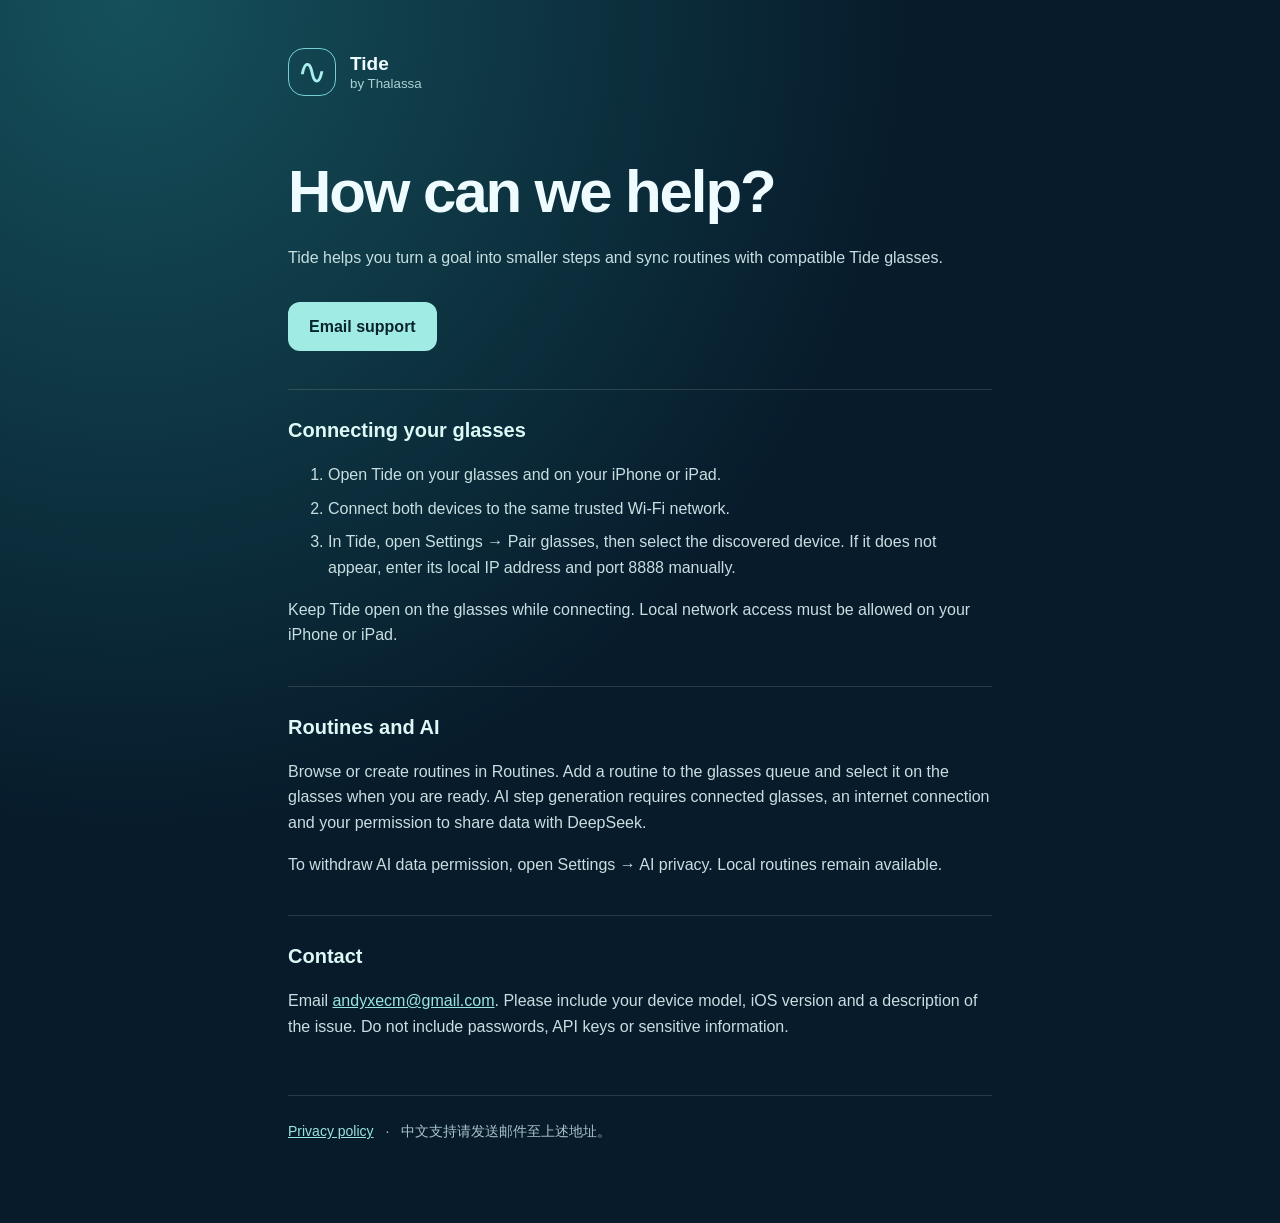
<file: index.html>
<!doctype html><html lang="en"><head><meta charset="utf-8"><meta name="viewport" content="width=device-width,initial-scale=1"><meta name="color-scheme" content="dark light"><title>Tide by Thalassa — Support</title><link rel="stylesheet" href="style.css"></head><body><main><header><span class="mark" aria-hidden="true">∿</span><div><strong>Tide</strong><small>by Thalassa</small></div></header><h1>How can we help?</h1><p>Tide helps you turn a goal into smaller steps and sync routines with compatible Tide glasses.</p><a class="button" href="mailto:andyxecm@gmail.com">Email support</a><section><h2>Connecting your glasses</h2><ol><li>Open Tide on your glasses and on your iPhone or iPad.</li><li>Connect both devices to the same trusted Wi-Fi network.</li><li>In Tide, open Settings → Pair glasses, then select the discovered device. If it does not appear, enter its local IP address and port 8888 manually.</li></ol><p>Keep Tide open on the glasses while connecting. Local network access must be allowed on your iPhone or iPad.</p></section><section><h2>Routines and AI</h2><p>Browse or create routines in Routines. Add a routine to the glasses queue and select it on the glasses when you are ready. AI step generation requires connected glasses, an internet connection and your permission to share data with DeepSeek.</p><p>To withdraw AI data permission, open Settings → AI privacy. Local routines remain available.</p></section><section><h2>Contact</h2><p>Email <a href="mailto:andyxecm@gmail.com">andyxecm@gmail.com</a>. Please include your device model, iOS version and a description of the issue. Do not include passwords, API keys or sensitive information.</p></section><footer><a href="privacy.html">Privacy policy</a> <span>·</span> <span>中文支持请发送邮件至上述地址。</span></footer></main></body></html>
</file>
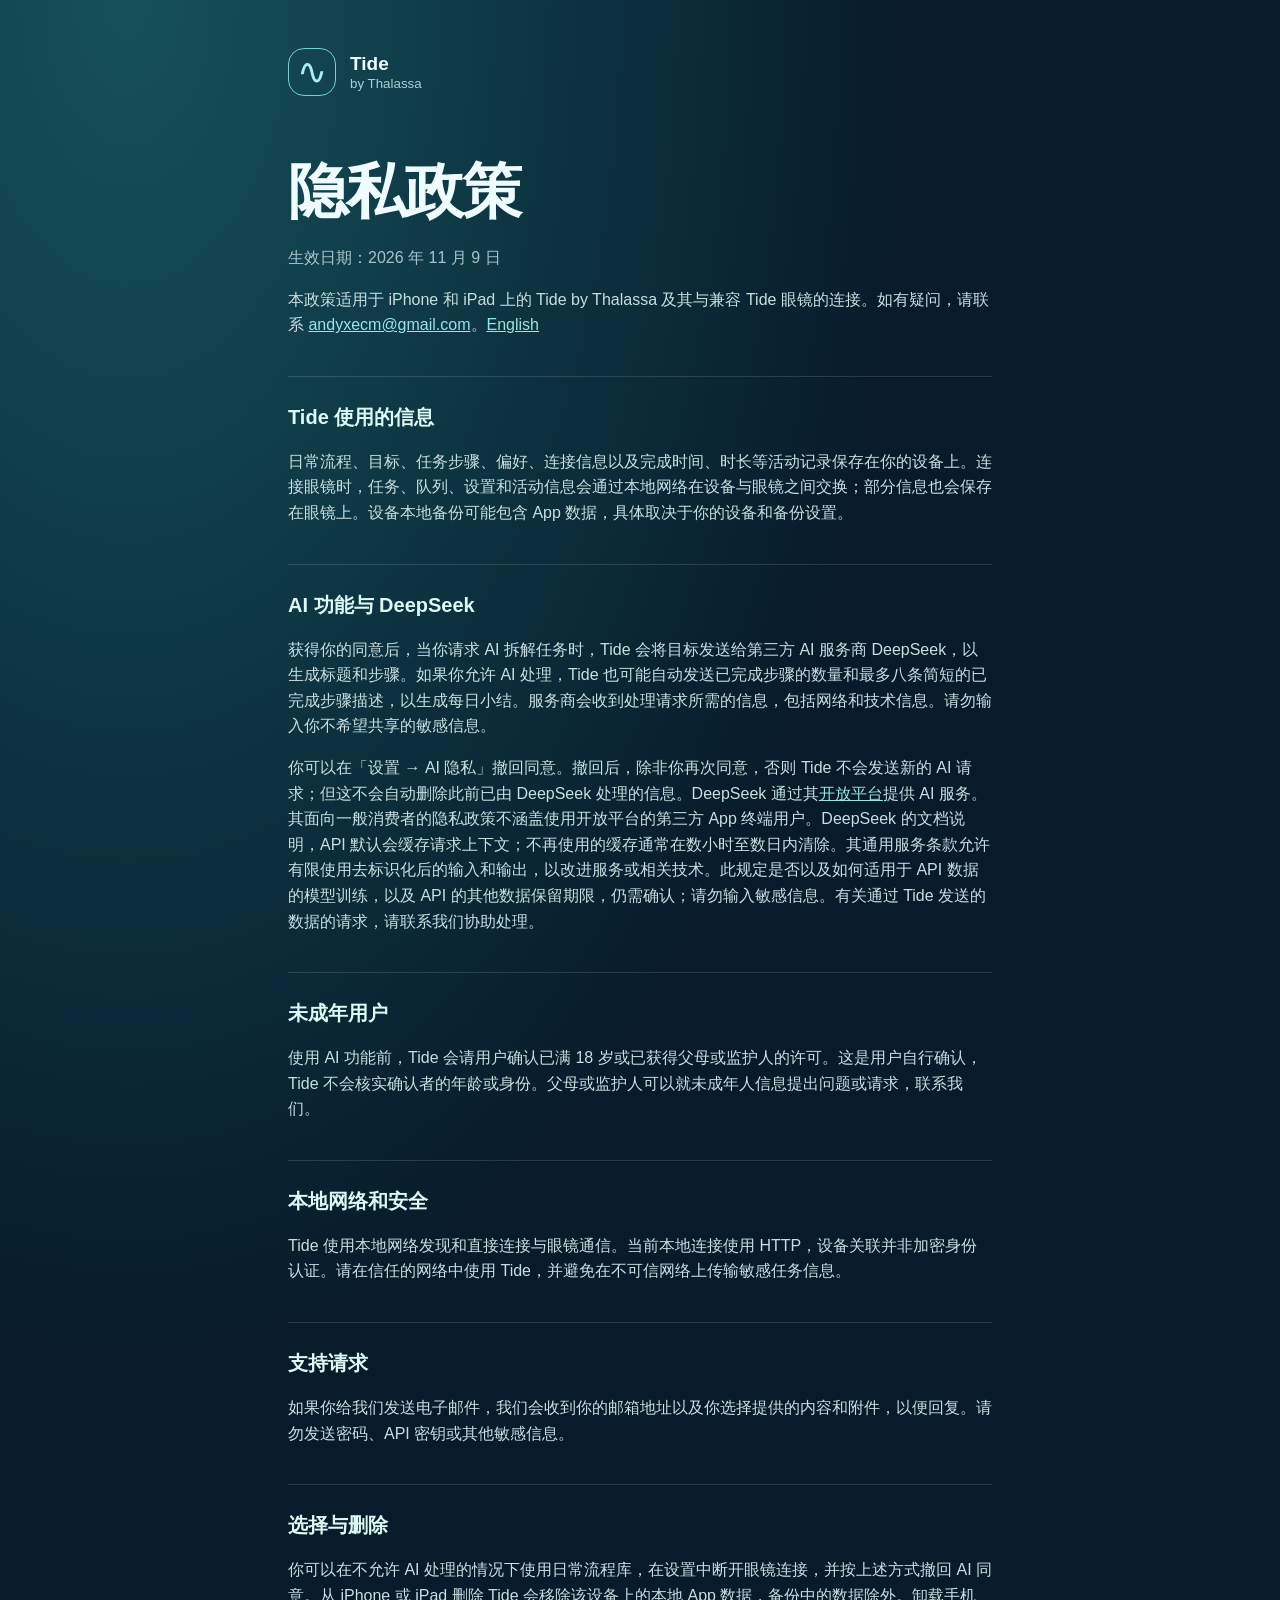
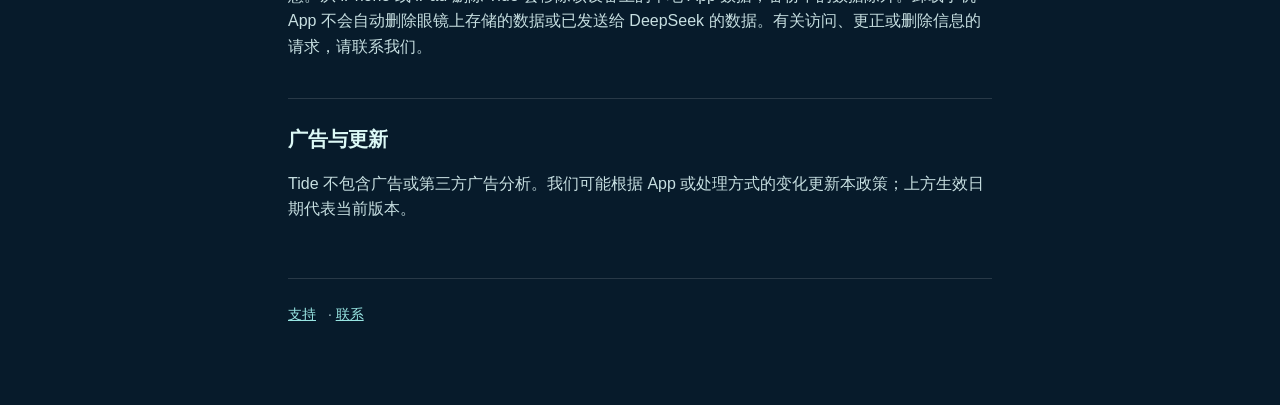
<file: privacy-zh.html>
<!doctype html>
<html lang="zh-Hans"><head><meta charset="utf-8"><meta name="viewport" content="width=device-width,initial-scale=1"><meta name="color-scheme" content="dark light"><title>隐私政策 — Tide by Thalassa</title><link rel="stylesheet" href="style.css"></head><body><main>
<header><span class="mark" aria-hidden="true">∿</span><div><strong>Tide</strong><small>by Thalassa</small></div></header>
<h1>隐私政策</h1><p class="muted">生效日期：2026 年 11 月 9 日</p>
<p>本政策适用于 iPhone 和 iPad 上的 Tide by Thalassa 及其与兼容 Tide 眼镜的连接。如有疑问，请联系 <a href="mailto:andyxecm@gmail.com">andyxecm@gmail.com</a>。<a href="privacy.html">English</a></p>
<section><h2>Tide 使用的信息</h2><p>日常流程、目标、任务步骤、偏好、连接信息以及完成时间、时长等活动记录保存在你的设备上。连接眼镜时，任务、队列、设置和活动信息会通过本地网络在设备与眼镜之间交换；部分信息也会保存在眼镜上。设备本地备份可能包含 App 数据，具体取决于你的设备和备份设置。</p></section>
<section><h2>AI 功能与 DeepSeek</h2><p>获得你的同意后，当你请求 AI 拆解任务时，Tide 会将目标发送给第三方 AI 服务商 DeepSeek，以生成标题和步骤。如果你允许 AI 处理，Tide 也可能自动发送已完成步骤的数量和最多八条简短的已完成步骤描述，以生成每日小结。服务商会收到处理请求所需的信息，包括网络和技术信息。请勿输入你不希望共享的敏感信息。</p><p>你可以在「设置 → AI 隐私」撤回同意。撤回后，除非你再次同意，否则 Tide 不会发送新的 AI 请求；但这不会自动删除此前已由 DeepSeek 处理的信息。DeepSeek 通过其<a href="https://cdn.deepseek.com/policies/zh-CN/deepseek-open-platform-terms-of-service.html">开放平台</a>提供 AI 服务。其面向一般消费者的隐私政策不涵盖使用开放平台的第三方 App 终端用户。DeepSeek 的文档说明，API 默认会缓存请求上下文；不再使用的缓存通常在数小时至数日内清除。其通用服务条款允许有限使用去标识化后的输入和输出，以改进服务或相关技术。此规定是否以及如何适用于 API 数据的模型训练，以及 API 的其他数据保留期限，仍需确认；请勿输入敏感信息。有关通过 Tide 发送的数据的请求，请联系我们协助处理。</p></section>
<section><h2>未成年用户</h2><p>使用 AI 功能前，Tide 会请用户确认已满 18 岁或已获得父母或监护人的许可。这是用户自行确认，Tide 不会核实确认者的年龄或身份。父母或监护人可以就未成年人信息提出问题或请求，联系我们。</p></section>
<section><h2>本地网络和安全</h2><p>Tide 使用本地网络发现和直接连接与眼镜通信。当前本地连接使用 HTTP，设备关联并非加密身份认证。请在信任的网络中使用 Tide，并避免在不可信网络上传输敏感任务信息。</p></section>
<section><h2>支持请求</h2><p>如果你给我们发送电子邮件，我们会收到你的邮箱地址以及你选择提供的内容和附件，以便回复。请勿发送密码、API 密钥或其他敏感信息。</p></section>
<section><h2>选择与删除</h2><p>你可以在不允许 AI 处理的情况下使用日常流程库，在设置中断开眼镜连接，并按上述方式撤回 AI 同意。从 iPhone 或 iPad 删除 Tide 会移除该设备上的本地 App 数据，备份中的数据除外。卸载手机 App 不会自动删除眼镜上存储的数据或已发送给 DeepSeek 的数据。有关访问、更正或删除信息的请求，请联系我们。</p></section>
<section><h2>广告与更新</h2><p>Tide 不包含广告或第三方广告分析。我们可能根据 App 或处理方式的变化更新本政策；上方生效日期代表当前版本。</p></section>
<footer><a href="index.html">支持</a> <span>·</span> <a href="mailto:andyxecm@gmail.com">联系</a></footer></main></body></html>
</file>
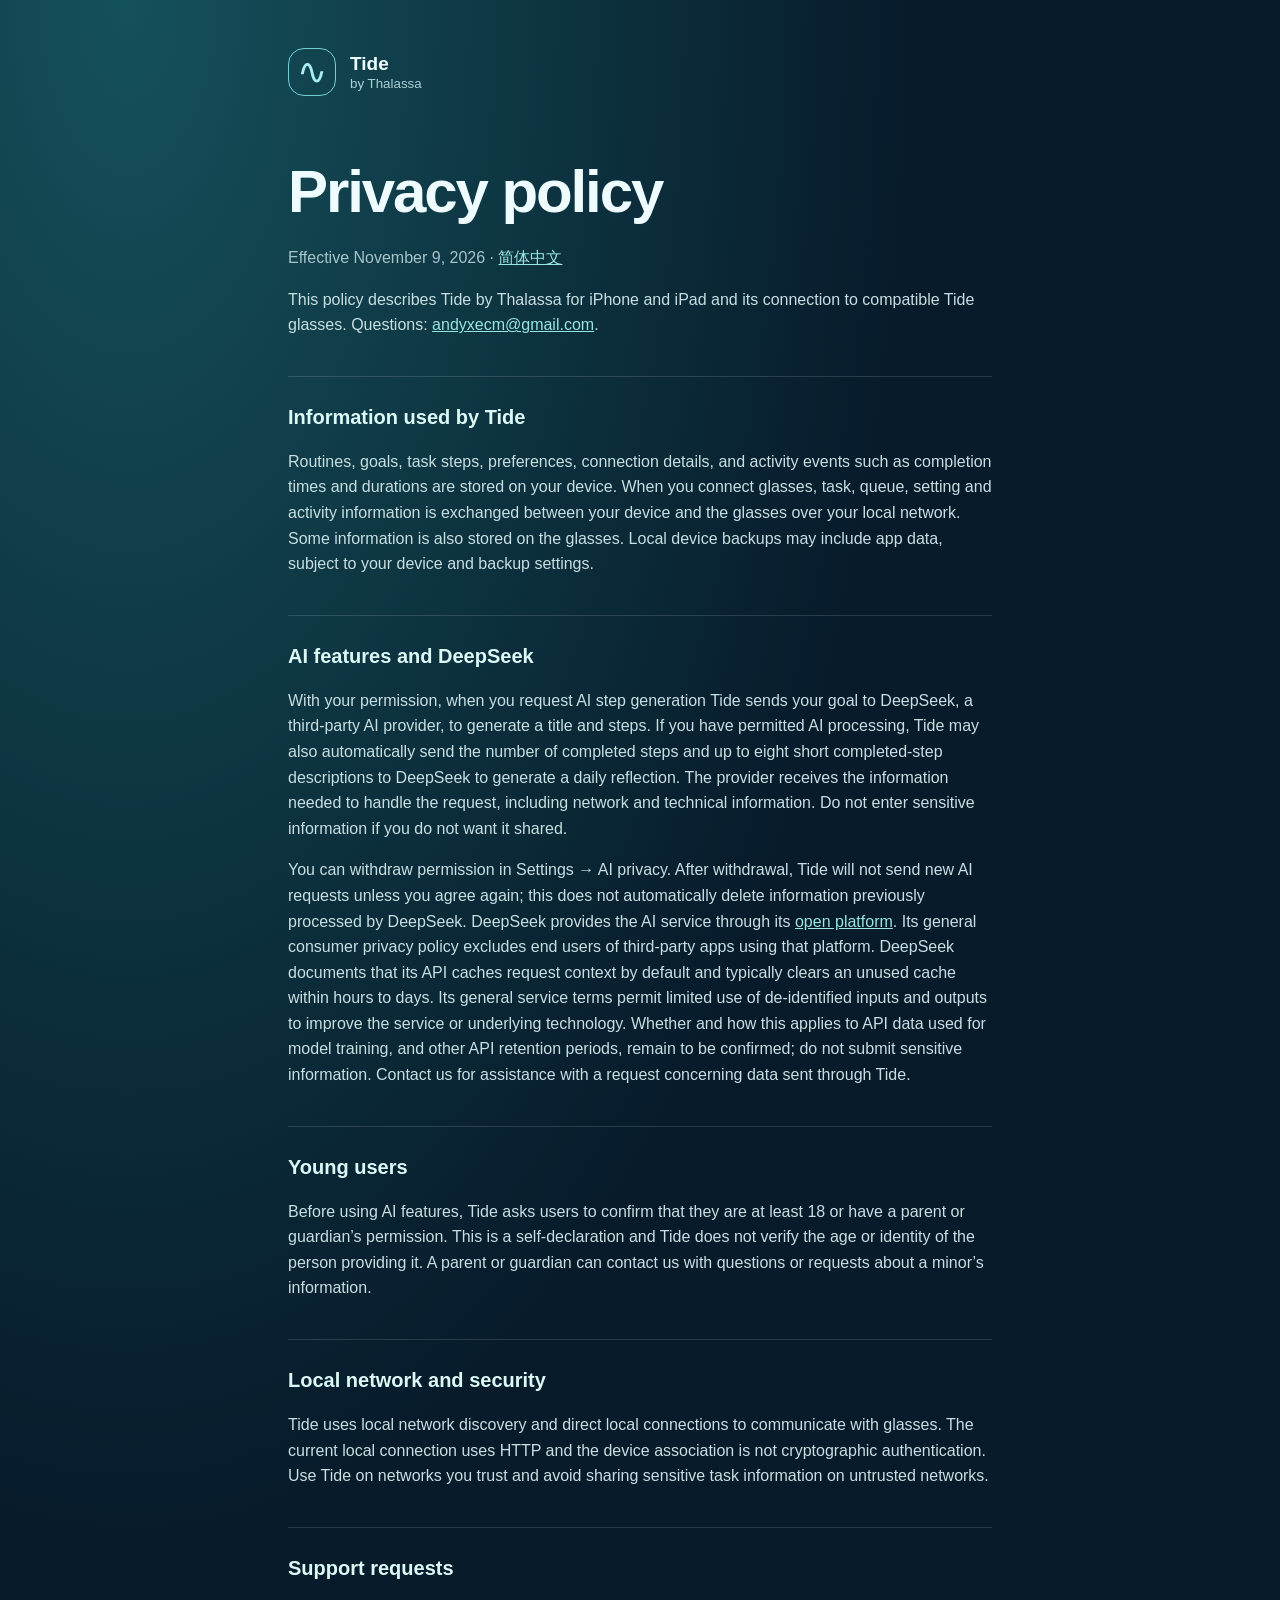
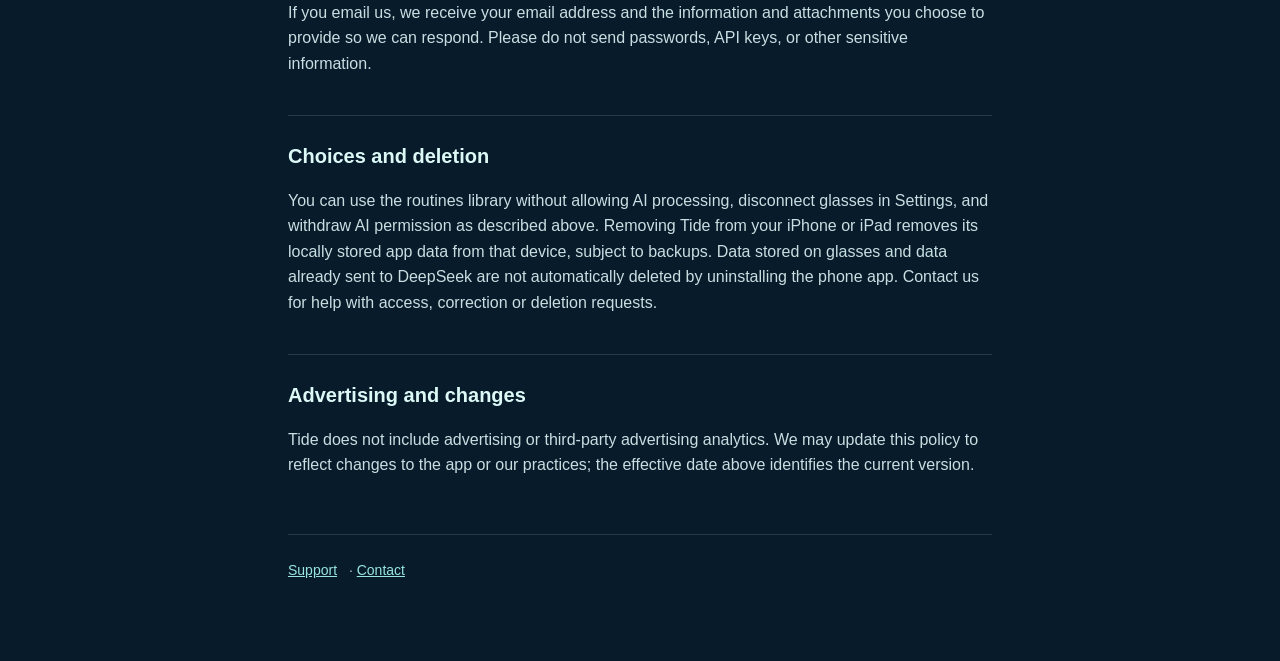
<file: privacy.html>
<!doctype html><html lang="en"><head><meta charset="utf-8"><meta name="viewport" content="width=device-width,initial-scale=1"><meta name="color-scheme" content="dark light"><title>Privacy Policy — Tide by Thalassa</title><link rel="stylesheet" href="style.css"></head><body><main><header><span class="mark" aria-hidden="true">∿</span><div><strong>Tide</strong><small>by Thalassa</small></div></header><h1>Privacy policy</h1><p class="muted">Effective November 9, 2026 · <a href="privacy-zh.html">简体中文</a></p><p>This policy describes Tide by Thalassa for iPhone and iPad and its connection to compatible Tide glasses. Questions: <a href="mailto:andyxecm@gmail.com">andyxecm@gmail.com</a>.</p><section><h2>Information used by Tide</h2><p>Routines, goals, task steps, preferences, connection details, and activity events such as completion times and durations are stored on your device. When you connect glasses, task, queue, setting and activity information is exchanged between your device and the glasses over your local network. Some information is also stored on the glasses. Local device backups may include app data, subject to your device and backup settings.</p></section><section><h2>AI features and DeepSeek</h2><p>With your permission, when you request AI step generation Tide sends your goal to DeepSeek, a third-party AI provider, to generate a title and steps. If you have permitted AI processing, Tide may also automatically send the number of completed steps and up to eight short completed-step descriptions to DeepSeek to generate a daily reflection. The provider receives the information needed to handle the request, including network and technical information. Do not enter sensitive information if you do not want it shared.</p><p>You can withdraw permission in Settings → AI privacy. After withdrawal, Tide will not send new AI requests unless you agree again; this does not automatically delete information previously processed by DeepSeek. DeepSeek provides the AI service through its <a href="https://cdn.deepseek.com/policies/en-US/deepseek-open-platform-terms-of-service.html">open platform</a>. Its general consumer privacy policy excludes end users of third-party apps using that platform. DeepSeek documents that its API caches request context by default and typically clears an unused cache within hours to days. Its general service terms permit limited use of de-identified inputs and outputs to improve the service or underlying technology. Whether and how this applies to API data used for model training, and other API retention periods, remain to be confirmed; do not submit sensitive information. Contact us for assistance with a request concerning data sent through Tide.</p></section><section><h2>Young users</h2><p>Before using AI features, Tide asks users to confirm that they are at least 18 or have a parent or guardian’s permission. This is a self-declaration and Tide does not verify the age or identity of the person providing it. A parent or guardian can contact us with questions or requests about a minor’s information.</p></section><section><h2>Local network and security</h2><p>Tide uses local network discovery and direct local connections to communicate with glasses. The current local connection uses HTTP and the device association is not cryptographic authentication. Use Tide on networks you trust and avoid sharing sensitive task information on untrusted networks.</p></section><section><h2>Support requests</h2><p>If you email us, we receive your email address and the information and attachments you choose to provide so we can respond. Please do not send passwords, API keys, or other sensitive information.</p></section><section><h2>Choices and deletion</h2><p>You can use the routines library without allowing AI processing, disconnect glasses in Settings, and withdraw AI permission as described above. Removing Tide from your iPhone or iPad removes its locally stored app data from that device, subject to backups. Data stored on glasses and data already sent to DeepSeek are not automatically deleted by uninstalling the phone app. Contact us for help with access, correction or deletion requests.</p></section><section><h2>Advertising and changes</h2><p>Tide does not include advertising or third-party advertising analytics. We may update this policy to reflect changes to the app or our practices; the effective date above identifies the current version.</p></section><footer><a href="index.html">Support</a> <span>·</span> <a href="mailto:andyxecm@gmail.com">Contact</a></footer></main></body></html>
</file>
<file: style.css>
:root{font-family:-apple-system,BlinkMacSystemFont,"Segoe UI",sans-serif;color:#effcff;background:#071b2b;line-height:1.6}*{box-sizing:border-box}body{margin:0;background:radial-gradient(ellipse at 10% 0%,#15515b 0%,#071b2b 48%);min-height:100vh}main{max-width:760px;margin:auto;padding:48px 28px 80px}header{display:flex;align-items:center;gap:14px;margin-bottom:64px}.mark{display:grid;place-items:center;width:48px;height:48px;border:1px solid #72cfd3;border-radius:16px;color:#a9eeec;font-size:36px;line-height:1}header strong,header small{display:block;line-height:1.25}header strong{font-size:19px}header small{color:#aad0d5}h1{font-size:clamp(36px,7vw,60px);line-height:1.05;letter-spacing:-.035em;margin:0 0 22px}h2{font-size:20px;margin:0 0 12px;color:#dcf9f6}p,li{font-size:16px;color:#c7dfe1}a{color:#98e5e2}section{margin-top:38px;border-top:1px solid #fff2;padding-top:24px}li+li{margin-top:8px}.button{display:inline-block;margin:15px 0 0;padding:12px 21px;background:#a1ebe5;border-radius:12px;color:#08252e;font-weight:650;text-decoration:none}.muted,footer{color:#a8c4cb}footer{border-top:1px solid #fff2;margin-top:56px;padding-top:24px;font-size:14px}footer span{margin-left:8px}
</file>
